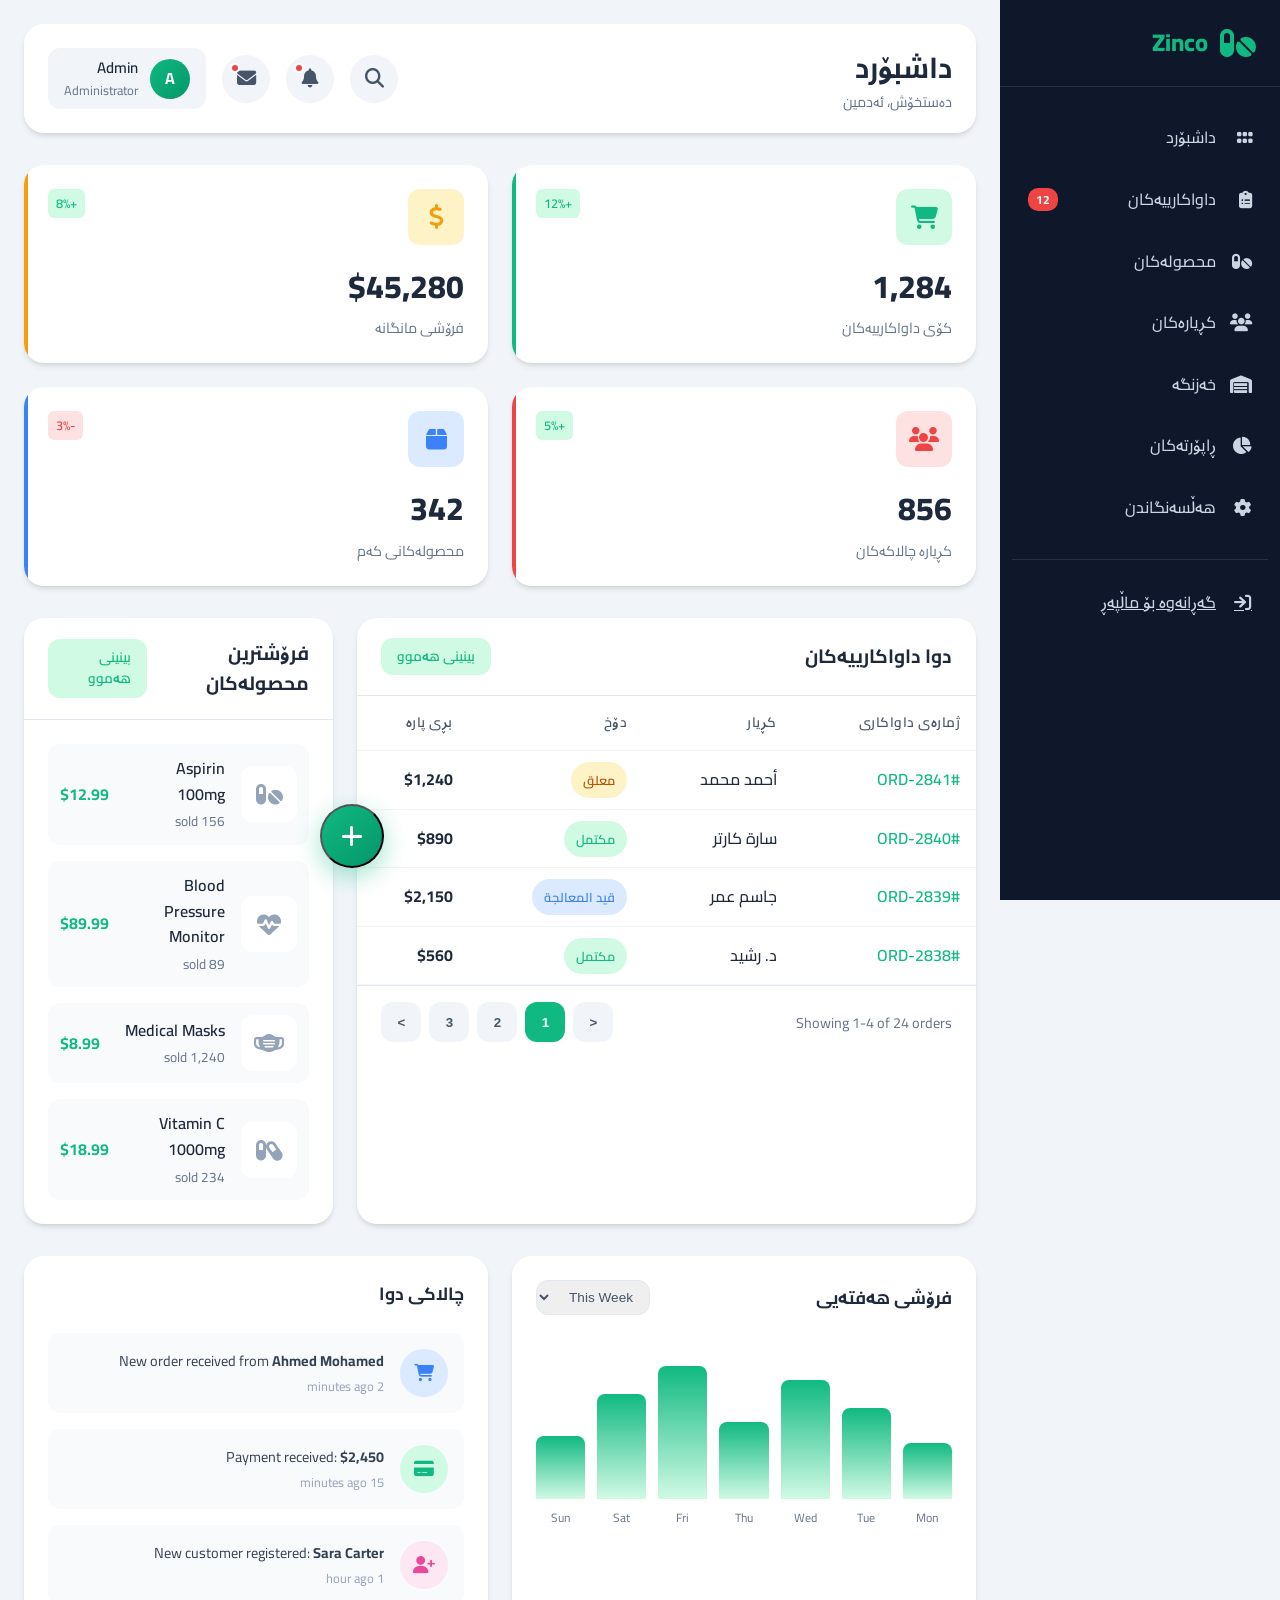
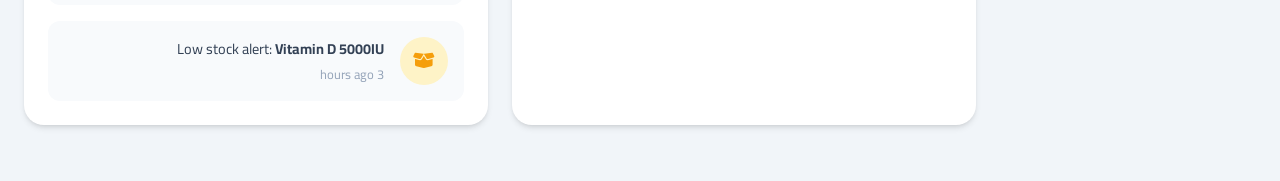
<file: admin.html>
<!DOCTYPE html>
<html lang="ckb" dir="rtl">
<head>
    <meta charset="UTF-8">
    <meta name="viewport" content="width=device-width, initial-scale=1.0">
    <title>Admin Panel - Zinco Medical Supplies</title>
    <link rel="preconnect" href="https://fonts.googleapis.com">
    <link rel="preconnect" href="https://fonts.gstatic.com" crossorigin>
    <link href="https://fonts.googleapis.com/css2?family=Cairo:wght@300;400;500;600;700;800&family=Noto+Sans+Arabic:wght@300;400;500;600;700;800&family=Roboto:wght@300;400;500;600;700&display=swap" rel="stylesheet">
    <link rel="stylesheet" href="https://cdnjs.cloudflare.com/ajax/libs/font-awesome/6.4.0/css/all.min.css">
    <style>
        :root {
            --primary: #10b981;
            --primary-dark: #059669;
            --primary-light: #d1fae5;
            --secondary: #0f172a;
            --accent: #f59e0b;
            --danger: #ef4444;
            --success: #22c55e;
            --warning: #f59e0b;
            --info: #3b82f6;
            --white: #ffffff;
            --gray-50: #f8fafc;
            --gray-100: #f1f5f9;
            --gray-200: #e2e8f0;
            --gray-300: #cbd5e1;
            --gray-400: #94a3b8;
            --gray-500: #64748b;
            --gray-600: #475569;
            --gray-700: #334155;
            --gray-800: #1e293b;
            --gray-900: #0f172a;
            --shadow: 0 4px 6px -1px rgba(0, 0, 0, 0.1), 0 2px 4px -2px rgba(0, 0, 0, 0.1);
            --shadow-lg: 0 10px 15px -3px rgba(0, 0, 0, 0.1), 0 4px 6px -4px rgba(0, 0, 0, 0.1);
            --radius: 12px;
            --radius-lg: 20px;
            --transition: all 0.3s ease;
        }

        * {
            margin: 0;
            padding: 0;
            box-sizing: border-box;
        }

        body {
            font-family: 'Cairo', 'Noto Sans Arabic', sans-serif;
            background: var(--gray-100);
            color: var(--gray-800);
            line-height: 1.6;
        }

        [lang="en"] body {
            font-family: 'Roboto', sans-serif;
        }

        .admin-container {
            display: flex;
            min-height: 100vh;
        }

        .sidebar {
            width: 280px;
            background: var(--secondary);
            color: var(--white);
            padding: 24px 0;
            position: fixed;
            height: 100vh;
            overflow-y: auto;
            z-index: 100;
        }

        .sidebar-logo {
            display: flex;
            align-items: center;
            gap: 12px;
            padding: 0 24px 24px;
            border-bottom: 1px solid rgba(255, 255, 255, 0.1);
            margin-bottom: 24px;
        }

        .sidebar-logo i {
            font-size: 2rem;
            color: var(--primary);
        }

        .sidebar-logo span {
            font-size: 1.5rem;
            font-weight: 800;
            color: var(--primary);
        }

        .sidebar-menu {
            padding: 0 12px;
        }

        .menu-item {
            margin-bottom: 8px;
        }

        .menu-link {
            display: flex;
            align-items: center;
            gap: 12px;
            padding: 14px 16px;
            border-radius: var(--radius);
            color: var(--gray-300);
            font-weight: 500;
            transition: var(--transition);
            cursor: pointer;
        }

        .menu-link:hover, .menu-link.active {
            background: var(--primary);
            color: var(--white);
        }

        .menu-link i {
            font-size: 1.1rem;
            width: 24px;
        }

        .menu-badge {
            margin-right: auto;
            background: var(--danger);
            color: var(--white);
            padding: 2px 8px;
            border-radius: 10px;
            font-size: 0.75rem;
            font-weight: 700;
        }

        .main-content {
            flex: 1;
            margin-right: 280px;
            padding: 24px;
        }

        .top-header {
            display: flex;
            align-items: center;
            justify-content: space-between;
            margin-bottom: 32px;
            padding: 20px 24px;
            background: var(--white);
            border-radius: var(--radius-lg);
            box-shadow: var(--shadow);
        }

        .header-title h1 {
            font-size: 1.8rem;
            font-weight: 700;
            color: var(--gray-800);
        }

        .header-title p {
            color: var(--gray-500);
            font-size: 0.9rem;
        }

        .header-actions {
            display: flex;
            align-items: center;
            gap: 16px;
        }

        .header-btn {
            width: 48px;
            height: 48px;
            border-radius: 50%;
            background: var(--gray-100);
            display: flex;
            align-items: center;
            justify-content: center;
            font-size: 1.2rem;
            color: var(--gray-600);
            cursor: pointer;
            transition: var(--transition);
            position: relative;
        }

        .header-btn:hover {
            background: var(--primary);
            color: var(--white);
        }

        .notification-badge {
            position: absolute;
            top: 8px;
            left: 8px;
            width: 10px;
            height: 10px;
            background: var(--danger);
            border-radius: 50%;
            border: 2px solid var(--white);
        }

        .user-profile {
            display: flex;
            align-items: center;
            gap: 12px;
            padding: 8px 16px;
            background: var(--gray-100);
            border-radius: var(--radius);
            cursor: pointer;
        }

        .user-avatar {
            width: 40px;
            height: 40px;
            border-radius: 50%;
            background: linear-gradient(135deg, var(--primary), var(--primary-dark));
            display: flex;
            align-items: center;
            justify-content: center;
            color: var(--white);
            font-weight: 700;
        }

        .user-info {
            text-align: right;
        }

        .user-name {
            font-weight: 600;
            color: var(--gray-800);
            font-size: 0.95rem;
        }

        .user-role {
            font-size: 0.8rem;
            color: var(--gray-500);
        }

        .stats-grid {
            display: grid;
            grid-template-columns: repeat(4, 1fr);
            gap: 24px;
            margin-bottom: 32px;
        }

        .stat-card {
            background: var(--white);
            padding: 24px;
            border-radius: var(--radius-lg);
            box-shadow: var(--shadow);
            position: relative;
            overflow: hidden;
        }

        .stat-card::before {
            content: '';
            position: absolute;
            top: 0;
            left: 0;
            width: 4px;
            height: 100%;
        }

        .stat-card.primary::before { background: var(--primary); }
        .stat-card.warning::before { background: var(--warning); }
        .stat-card.danger::before { background: var(--danger); }
        .stat-card.info::before { background: var(--info); }

        .stat-icon {
            width: 56px;
            height: 56px;
            border-radius: var(--radius);
            display: flex;
            align-items: center;
            justify-content: center;
            font-size: 1.5rem;
            margin-bottom: 16px;
        }

        .stat-card.primary .stat-icon { background: var(--primary-light); color: var(--primary); }
        .stat-card.warning .stat-icon { background: #fef3c7; color: var(--warning); }
        .stat-card.danger .stat-icon { background: #fee2e2; color: var(--danger); }
        .stat-card.info .stat-icon { background: #dbeafe; color: var(--info); }

        .stat-value {
            font-size: 2rem;
            font-weight: 800;
            color: var(--gray-800);
            margin-bottom: 4px;
        }

        .stat-label {
            color: var(--gray-500);
            font-size: 0.9rem;
        }

        .stat-change {
            position: absolute;
            top: 24px;
            left: 24px;
            font-size: 0.8rem;
            font-weight: 600;
            padding: 4px 8px;
            border-radius: 6px;
        }

        .stat-change.positive {
            background: var(--primary-light);
            color: var(--primary);
        }

        .stat-change.negative {
            background: #fee2e2;
            color: var(--danger);
        }

        .content-grid {
            display: grid;
            grid-template-columns: 2fr 1fr;
            gap: 24px;
            margin-bottom: 32px;
        }

        .card {
            background: var(--white);
            border-radius: var(--radius-lg);
            box-shadow: var(--shadow);
            overflow: hidden;
        }

        .card-header {
            display: flex;
            align-items: center;
            justify-content: space-between;
            padding: 20px 24px;
            border-bottom: 1px solid var(--gray-200);
        }

        .card-title {
            font-size: 1.2rem;
            font-weight: 700;
            color: var(--gray-800);
        }

        .card-action {
            padding: 8px 16px;
            background: var(--primary-light);
            color: var(--primary);
            border-radius: var(--radius);
            font-size: 0.85rem;
            font-weight: 600;
            cursor: pointer;
            transition: var(--transition);
        }

        .card-action:hover {
            background: var(--primary);
            color: var(--white);
        }

        .card-body {
            padding: 24px;
        }

        .orders-table {
            width: 100%;
            border-collapse: collapse;
        }

        .orders-table th,
        .orders-table td {
            padding: 16px;
            text-align: right;
            border-bottom: 1px solid var(--gray-100);
        }

        .orders-table th {
            font-weight: 600;
            color: var(--gray-600);
            font-size: 0.85rem;
            text-transform: uppercase;
            letter-spacing: 0.5px;
        }

        .orders-table tbody tr {
            transition: var(--transition);
        }

        .orders-table tbody tr:hover {
            background: var(--gray-50);
        }

        .order-id {
            font-weight: 600;
            color: var(--primary);
        }

        .customer-name {
            font-weight: 500;
            color: var(--gray-800);
        }

        .status-badge {
            padding: 6px 12px;
            border-radius: 20px;
            font-size: 0.8rem;
            font-weight: 600;
        }

        .status-badge.pending {
            background: #fef3c7;
            color: #b45309;
        }

        .status-badge.completed {
            background: var(--primary-light);
            color: var(--primary);
        }

        .status-badge.processing {
            background: #dbeafe;
            color: var(--info);
        }

        .amount {
            font-weight: 700;
            color: var(--gray-800);
        }

        .products-list {
            display: flex;
            flex-direction: column;
            gap: 16px;
        }

        .product-item {
            display: flex;
            align-items: center;
            gap: 16px;
            padding: 12px;
            background: var(--gray-50);
            border-radius: var(--radius);
            transition: var(--transition);
        }

        .product-item:hover {
            background: var(--primary-light);
            transform: translateX(8px);
        }

        .product-img {
            width: 56px;
            height: 56px;
            border-radius: var(--radius);
            background: var(--white);
            display: flex;
            align-items: center;
            justify-content: center;
            font-size: 1.5rem;
            color: var(--gray-400);
        }

        .product-details {
            flex: 1;
        }

        .product-title {
            font-weight: 600;
            color: var(--gray-800);
            margin-bottom: 4px;
        }

        .product-meta {
            font-size: 0.85rem;
            color: var(--gray-500);
        }

        .product-price {
            font-weight: 700;
            color: var(--primary);
        }

        .chart-section {
            display: grid;
            grid-template-columns: repeat(2, 1fr);
            gap: 24px;
            margin-bottom: 32px;
        }

        .chart-card {
            background: var(--white);
            border-radius: var(--radius-lg);
            box-shadow: var(--shadow);
            padding: 24px;
        }

        .chart-header {
            display: flex;
            align-items: center;
            justify-content: space-between;
            margin-bottom: 24px;
        }

        .chart-title {
            font-size: 1.1rem;
            font-weight: 700;
            color: var(--gray-800);
        }

        .chart-filter {
            padding: 8px 12px;
            border: 1px solid var(--gray-200);
            border-radius: var(--radius);
            font-size: 0.85rem;
            color: var(--gray-600);
            cursor: pointer;
        }

        .chart-placeholder {
            height: 200px;
            display: flex;
            flex-direction: column;
            align-items: center;
            justify-content: center;
            color: var(--gray-400);
        }

        .chart-bars {
            display: flex;
            align-items: flex-end;
            gap: 12px;
            height: 180px;
            padding: 20px 0;
        }

        .chart-bar {
            flex: 1;
            background: linear-gradient(180deg, var(--primary), var(--primary-light));
            border-radius: 8px 8px 0 0;
            position: relative;
            transition: var(--transition);
            cursor: pointer;
        }

        .chart-bar:hover {
            background: var(--primary);
        }

        .chart-bar::after {
            content: attr(data-value);
            position: absolute;
            bottom: -28px;
            left: 50%;
            transform: translateX(-50%);
            font-size: 0.75rem;
            color: var(--gray-500);
        }

        .chart-bar span {
            position: absolute;
            top: -24px;
            left: 50%;
            transform: translateX(-50%);
            font-size: 0.8rem;
            font-weight: 600;
            color: var(--gray-700);
            opacity: 0;
            transition: var(--transition);
        }

        .chart-bar:hover span {
            opacity: 1;
        }

        .activity-list {
            display: flex;
            flex-direction: column;
            gap: 16px;
        }

        .activity-item {
            display: flex;
            gap: 16px;
            padding: 16px;
            background: var(--gray-50);
            border-radius: var(--radius);
            transition: var(--transition);
        }

        .activity-item:hover {
            background: var(--primary-light);
        }

        .activity-icon {
            width: 48px;
            height: 48px;
            border-radius: 50%;
            display: flex;
            align-items: center;
            justify-content: center;
            font-size: 1.1rem;
            flex-shrink: 0;
        }

        .activity-icon.order { background: #dbeafe; color: var(--info); }
        .activity-icon.payment { background: var(--primary-light); color: var(--primary); }
        .activity-icon.user { background: #fce7f3; color: #ec4899; }
        .activity-icon.product { background: #fef3c7; color: var(--warning); }

        .activity-content {
            flex: 1;
        }

        .activity-text {
            color: var(--gray-700);
            font-size: 0.9rem;
            margin-bottom: 4px;
        }

        .activity-time {
            font-size: 0.8rem;
            color: var(--gray-400);
        }

        .add-product-btn {
            position: fixed;
            bottom: 32px;
            left: 320px;
            width: 64px;
            height: 64px;
            border-radius: 50%;
            background: linear-gradient(135deg, var(--primary), var(--primary-dark));
            color: var(--white);
            font-size: 1.5rem;
            display: flex;
            align-items: center;
            justify-content: center;
            box-shadow: 0 8px 25px rgba(16, 185, 129, 0.4);
            cursor: pointer;
            transition: var(--transition);
            z-index: 50;
        }

        .add-product-btn:hover {
            transform: scale(1.1) rotate(90deg);
        }

        .table-pagination {
            display: flex;
            align-items: center;
            justify-content: space-between;
            padding: 16px 24px;
            border-top: 1px solid var(--gray-200);
        }

        .pagination-info {
            color: var(--gray-500);
            font-size: 0.9rem;
        }

        .pagination-buttons {
            display: flex;
            gap: 8px;
        }

        .pagination-btn {
            width: 40px;
            height: 40px;
            border-radius: var(--radius);
            background: var(--gray-100);
            border: none;
            color: var(--gray-600);
            font-weight: 600;
            cursor: pointer;
            transition: var(--transition);
        }

        .pagination-btn:hover,
        .pagination-btn.active {
            background: var(--primary);
            color: var(--white);
        }

        @media (max-width: 1400px) {
            .stats-grid {
                grid-template-columns: repeat(2, 1fr);
            }
        }

        @media (max-width: 1200px) {
            .sidebar {
                width: 80px;
                padding: 24px 0;
            }

            .sidebar-logo span,
            .menu-text,
            .menu-badge {
                display: none;
            }

            .sidebar-logo {
                justify-content: center;
                padding: 0 0 24px;
            }

            .menu-link {
                justify-content: center;
                padding: 14px;
            }

            .main-content {
                margin-right: 80px;
            }

            .content-grid {
                grid-template-columns: 1fr;
            }

            .add-product-btn {
                left: 120px;
            }
        }

        @media (max-width: 768px) {
            .stats-grid {
                grid-template-columns: 1fr;
            }

            .chart-section {
                grid-template-columns: 1fr;
            }

            .top-header {
                flex-direction: column;
                gap: 16px;
            }

            .header-actions {
                width: 100%;
                justify-content: space-between;
            }
        }

        .submenu {
            display: none;
            padding-right: 24px;
        }

        .menu-item.active .submenu {
            display: block;
        }

        .submenu .menu-link {
            padding: 10px 14px;
            font-size: 0.9rem;
        }

        ::-webkit-scrollbar {
            width: 6px;
        }

        ::-webkit-scrollbar-track {
            background: var(--gray-100);
        }

        ::-webkit-scrollbar-thumb {
            background: var(--gray-300);
            border-radius: 3px;
        }
    </style>
</head>
<body>
    <div class="admin-container">
        <aside class="sidebar">
            <div class="sidebar-logo">
                <i class="fa-solid fa-pills"></i>
                <span>Zinco</span>
            </div>
            <nav class="sidebar-menu">
                <div class="menu-item active">
                    <a class="menu-link" onclick="showSection('dashboard')">
                        <i class="fa-solid fa-grip"></i>
                        <span class="menu-text" data-ar="لوحة التحكم" data-ckb="داشبۆرد" data-en="Dashboard">داشبۆرد</span>
                    </a>
                </div>
                <div class="menu-item">
                    <a class="menu-link" onclick="showSection('orders')">
                        <i class="fa-solid fa-clipboard-list"></i>
                        <span class="menu-text" data-ar="الطلبات" data-ckb="داواکارییەکان" data-en="Orders">داواکارییەکان</span>
                        <span class="menu-badge">12</span>
                    </a>
                </div>
                <div class="menu-item">
                    <a class="menu-link" onclick="showSection('products')">
                        <i class="fa-solid fa-pills"></i>
                        <span class="menu-text" data-ar="المنتجات" data-ckb="محصولەکان" data-en="Products">محصولەکان</span>
                    </a>
                </div>
                <div class="menu-item">
                    <a class="menu-link" onclick="showSection('customers')">
                        <i class="fa-solid fa-users"></i>
                        <span class="menu-text" data-ar="العملاء" data-ckb="کڕیارەکان" data-en="Customers">کڕیارەکان</span>
                    </a>
                </div>
                <div class="menu-item">
                    <a class="menu-link" onclick="showSection('inventory')">
                        <i class="fa-solid fa-warehouse"></i>
                        <span class="menu-text" data-ar="المخزون" data-ckb="خەزنگە" data-en="Inventory">خەزنگە</span>
                    </a>
                </div>
                <div class="menu-item">
                    <a class="menu-link" onclick="showSection('reports')">
                        <i class="fa-solid fa-chart-pie"></i>
                        <span class="menu-text" data-ar="التقارير" data-ckb="ڕاپۆرتەکان" data-en="Reports">ڕاپۆرتەکان</span>
                    </a>
                </div>
                <div class="menu-item">
                    <a class="menu-link" onclick="showSection('settings')">
                        <i class="fa-solid fa-gear"></i>
                        <span class="menu-text" data-ar="الإعدادات" data-ckb="هەڵسەنگاندن" data-en="Settings">هەڵسەنگاندن</span>
                    </a>
                </div>
                <div class="menu-item" style="margin-top: 24px; border-top: 1px solid rgba(255,255,255,0.1); padding-top: 16px;">
                    <a href="index.html" class="menu-link">
                        <i class="fa-solid fa-arrow-right-to-bracket"></i>
                        <span class="menu-text" data-ar="العودة للموقع" data-ckb="گەڕانەوە بۆ ماڵپەڕ" data-en="Back to Site">گەڕانەوە بۆ ماڵپەڕ</span>
                    </a>
                </div>
            </nav>
        </aside>

        <main class="main-content">
            <header class="top-header">
                <div class="header-title">
                    <h1 data-ar="لوحة التحكم" data-ckb="داشبۆرد" data-en="Dashboard">داشبۆرد</h1>
                    <p data-ar="مرحباً،Admin" data-ckb"دەستخۆش، ئەدمین" data-en="Welcome, Admin">دەستخۆش، ئەدمین</p>
                </div>
                <div class="header-actions">
                    <div class="header-btn">
                        <i class="fa-solid fa-magnifying-glass"></i>
                    </div>
                    <div class="header-btn">
                        <i class="fa-solid fa-bell"></i>
                        <span class="notification-badge"></span>
                    </div>
                    <div class="header-btn">
                        <i class="fa-solid fa-envelope"></i>
                        <span class="notification-badge"></span>
                    </div>
                    <div class="user-profile">
                        <div class="user-avatar">A</div>
                        <div class="user-info">
                            <div class="user-name">Admin</div>
                            <div class="user-role">Administrator</div>
                        </div>
                    </div>
                </div>
            </header>

            <section id="dashboard">
                <div class="stats-grid">
                    <div class="stat-card primary">
                        <div class="stat-icon">
                            <i class="fa-solid fa-cart-shopping"></i>
                        </div>
                        <div class="stat-value">1,284</div>
                        <div class="stat-label" data-ar="إجمالي الطلبات" data-ckb="کۆی داواکارییەکان" data-en="Total Orders">کۆی داواکارییەکان</div>
                        <span class="stat-change positive">+12%</span>
                    </div>
                    <div class="stat-card warning">
                        <div class="stat-icon">
                            <i class="fa-solid fa-dollar-sign"></i>
                        </div>
                        <div class="stat-value">$45,280</div>
                        <div class="stat-label" data-ar="المبيعات الشهرية" data-ckb="فرۆشی مانگانە" data-en="Monthly Sales">فرۆشی مانگانە</div>
                        <span class="stat-change positive">+8%</span>
                    </div>
                    <div class="stat-card danger">
                        <div class="stat-icon">
                            <i class="fa-solid fa-users"></i>
                        </div>
                        <div class="stat-value">856</div>
                        <div class="stat-label" data-ar="العملاء النشطين" data-ckb="کڕیارە چالاکەکان" data-en="Active Customers">کڕیارە چالاکەکان</div>
                        <span class="stat-change positive">+5%</span>
                    </div>
                    <div class="stat-card info">
                        <div class="stat-icon">
                            <i class="fa-solid fa-box"></i>
                        </div>
                        <div class="stat-value">342</div>
                        <div class="stat-label" data-ar="منتجات منخفضة المخزون" data-ckb="محصولەکانی کەم" data-en="Low Stock Products">محصولەکانی کەم</div>
                        <span class="stat-change negative">-3%</span>
                    </div>
                </div>

                <div class="content-grid">
                    <div class="card">
                        <div class="card-header">
                            <h3 class="card-title" data-ar="آخر الطلبات" data-ckb="دوا داواکارییەکان" data-en="Recent Orders">دوا داواکارییەکان</h3>
                            <span class="card-action" data-ar="عرض الكل" data-ckb="بینینی هەموو" data-en="View All">بینینی هەموو</span>
                        </div>
                        <div class="card-body" style="padding: 0;">
                            <table class="orders-table">
                                <thead>
                                    <tr>
                                        <th data-ar="رقم الطلب" data-ckb="ژمارەی داواکاری" data-en="Order ID">ژمارەی داواکاری</th>
                                        <th data-ar="العميل" data-ckb="کڕیار" data-en="Customer">کڕیار</th>
                                        <th data-ar="الحالة" data-ckb="دۆخ" data-en="Status">دۆخ</th>
                                        <th data-ar="المبلغ" data-ckb="بڕی پارە" data-en="Amount">بڕی پارە</th>
                                    </tr>
                                </thead>
                                <tbody>
                                    <tr>
                                        <td><span class="order-id">#ORD-2841</span></td>
                                        <td><span class="customer-name">أحمد محمد</span></td>
                                        <td><span class="status-badge pending">معلق</span></td>
                                        <td><span class="amount">$1,240</span></td>
                                    </tr>
                                    <tr>
                                        <td><span class="order-id">#ORD-2840</span></td>
                                        <td><span class="customer-name">سارة كارتر</span></td>
                                        <td><span class="status-badge completed">مكتمل</span></td>
                                        <td><span class="amount">$890</span></td>
                                    </tr>
                                    <tr>
                                        <td><span class="order-id">#ORD-2839</span></td>
                                        <td><span class="customer-name">جاسم عمر</span></td>
                                        <td><span class="status-badge processing">قيد المعالجة</span></td>
                                        <td><span class="amount">$2,150</span></td>
                                    </tr>
                                    <tr>
                                        <td><span class="order-id">#ORD-2838</span></td>
                                        <td><span class="customer-name">د. رشيد</span></td>
                                        <td><span class="status-badge completed">مكتمل</span></td>
                                        <td><span class="amount">$560</span></td>
                                    </tr>
                                </tbody>
                            </table>
                            <div class="table-pagination">
                                <span class="pagination-info">Showing 1-4 of 24 orders</span>
                                <div class="pagination-buttons">
                                    <button class="pagination-btn">&lt;</button>
                                    <button class="pagination-btn active">1</button>
                                    <button class="pagination-btn">2</button>
                                    <button class="pagination-btn">3</button>
                                    <button class="pagination-btn">&gt;</button>
                                </div>
                            </div>
                        </div>
                    </div>

                    <div class="card">
                        <div class="card-header">
                            <h3 class="card-title" data-ar="منتجات الأكثر مبيعاً" data-ckb="فرۆشترین محصولەکان" data-en="Top Products">فرۆشترین محصولەکان</h3>
                            <span class="card-action" data-ar="عرض الكل" data-ckb="بینینی هەموو" data-en="View All">بینینی هەموو</span>
                        </div>
                        <div class="card-body">
                            <div class="products-list">
                                <div class="product-item">
                                    <div class="product-img">
                                        <i class="fa-solid fa-pills"></i>
                                    </div>
                                    <div class="product-details">
                                        <div class="product-title">Aspirin 100mg</div>
                                        <div class="product-meta">156 sold</div>
                                    </div>
                                    <div class="product-price">$12.99</div>
                                </div>
                                <div class="product-item">
                                    <div class="product-img">
                                        <i class="fa-solid fa-heart-pulse"></i>
                                    </div>
                                    <div class="product-details">
                                        <div class="product-title">Blood Pressure Monitor</div>
                                        <div class="product-meta">89 sold</div>
                                    </div>
                                    <div class="product-price">$89.99</div>
                                </div>
                                <div class="product-item">
                                    <div class="product-img">
                                        <i class="fa-solid fa-mask-face"></i>
                                    </div>
                                    <div class="product-details">
                                        <div class="product-title">Medical Masks</div>
                                        <div class="product-meta">1,240 sold</div>
                                    </div>
                                    <div class="product-price">$8.99</div>
                                </div>
                                <div class="product-item">
                                    <div class="product-img">
                                        <i class="fa-solid fa-capsules"></i>
                                    </div>
                                    <div class="product-details">
                                        <div class="product-title">Vitamin C 1000mg</div>
                                        <div class="product-meta">234 sold</div>
                                    </div>
                                    <div class="product-price">$18.99</div>
                                </div>
                            </div>
                        </div>
                    </div>
                </div>

                <div class="chart-section">
                    <div class="chart-card">
                        <div class="chart-header">
                            <h3 class="chart-title" data-ar="المبيعات الأسبوعية" data-ckb="فرۆشی هەفتەیی" data-en="Weekly Sales">فرۆشی هەفتەیی</h3>
                            <select class="chart-filter">
                                <option>This Week</option>
                                <option>Last Week</option>
                                <option>Last Month</option>
                            </select>
                        </div>
                        <div class="chart-bars">
                            <div class="chart-bar" style="height: 40%;" data-value="Mon">
                                <span>$1,200</span>
                            </div>
                            <div class="chart-bar" style="height: 65%;" data-value="Tue">
                                <span>$1,850</span>
                            </div>
                            <div class="chart-bar" style="height: 85%;" data-value="Wed">
                                <span>$2,400</span>
                            </div>
                            <div class="chart-bar" style="height: 55%;" data-value="Thu">
                                <span>$1,650</span>
                            </div>
                            <div class="chart-bar" style="height: 95%;" data-value="Fri">
                                <span>$2,750</span>
                            </div>
                            <div class="chart-bar" style="height: 75%;" data-value="Sat">
                                <span>$2,100</span>
                            </div>
                            <div class="chart-bar" style="height: 45%;" data-value="Sun">
                                <span>$1,300</span>
                            </div>
                        </div>
                    </div>

                    <div class="chart-card">
                        <div class="chart-header">
                            <h3 class="chart-title" data-ar="النشاط الأخير" data-ckb="چالاکی دوا" data-en="Recent Activity">چالاکی دوا</h3>
                        </div>
                        <div class="activity-list">
                            <div class="activity-item">
                                <div class="activity-icon order">
                                    <i class="fa-solid fa-cart-shopping"></i>
                                </div>
                                <div class="activity-content">
                                    <div class="activity-text">New order received from <strong>Ahmed Mohamed</strong></div>
                                    <div class="activity-time">2 minutes ago</div>
                                </div>
                            </div>
                            <div class="activity-item">
                                <div class="activity-icon payment">
                                    <i class="fa-solid fa-credit-card"></i>
                                </div>
                                <div class="activity-content">
                                    <div class="activity-text">Payment received: <strong>$2,450</strong></div>
                                    <div class="activity-time">15 minutes ago</div>
                                </div>
                            </div>
                            <div class="activity-item">
                                <div class="activity-icon user">
                                    <i class="fa-solid fa-user-plus"></i>
                                </div>
                                <div class="activity-content">
                                    <div class="activity-text">New customer registered: <strong>Sara Carter</strong></div>
                                    <div class="activity-time">1 hour ago</div>
                                </div>
                            </div>
                            <div class="activity-item">
                                <div class="activity-icon product">
                                    <i class="fa-solid fa-box-open"></i>
                                </div>
                                <div class="activity-content">
                                    <div class="activity-text">Low stock alert: <strong>Vitamin D 5000IU</strong></div>
                                    <div class="activity-time">3 hours ago</div>
                                </div>
                            </div>
                        </div>
                    </div>
                </div>
            </section>
        </main>

        <button class="add-product-btn" title="Add New Product">
            <i class="fa-solid fa-plus"></i>
        </button>
    </div>

    <script>
        let currentLang = 'ckb';

        function showSection(section) {
            document.querySelectorAll('.menu-item').forEach(item => {
                item.classList.remove('active');
            });
            event.target.closest('.menu-item').classList.add('active');
            
            const titles = {
                dashboard: { ar: 'لوحة التحكم', ckb: 'داشبۆرد', en: 'Dashboard' },
                orders: { ar: 'الطلبات', ckb: 'داواکارییەکان', en: 'Orders' },
                products: { ar: 'المنتجات', ckb: 'محصولەکان', en: 'Products' },
                customers: { ar: 'العملاء', ckb: 'کڕیارەکان', en: 'Customers' },
                inventory: { ar: 'المخزون', ckb: 'خەزنگە', en: 'Inventory' },
                reports: { ar: 'التقارير', ckb: 'ڕاپۆرتەکان', en: 'Reports' },
                settings: { ar: 'الإعدادات', ckb: 'هەڵسەنگاندن', en: 'Settings' }
            };
            
            document.querySelector('.header-title h1').textContent = titles[section][currentLang];
        }

        document.querySelectorAll('.add-product-btn').forEach(btn => {
            btn.addEventListener('click', () => {
                alert(currentLang === 'ckb' ? 'زیادکردنی محصولی نوێ' : currentLang === 'ar' ? 'إضافة منتج جديد' : 'Add new product');
            });
        });

        document.querySelectorAll('.header-btn').forEach((btn, index) => {
            btn.addEventListener('click', () => {
                const titles = ['Search', 'Notifications', 'Messages'];
                alert(titles[index]);
            });
        });

        document.querySelector('.user-profile').addEventListener('click', () => {
            const options = [
                { ckb: 'پرۆفایل', ar: 'الملف الشخصي', en: 'Profile' },
                { ckb: 'هەڵسەنگاندن', ar: 'الإعدادات', en: 'Settings' },
                { ckb: 'چوونەدەرەوە', ar: 'تسجيل الخروج', en: 'Logout' }
            ];
            alert(options.map(o => o[currentLang]).join('\n'));
        });
    </script>
</body>
</html>
</file>
